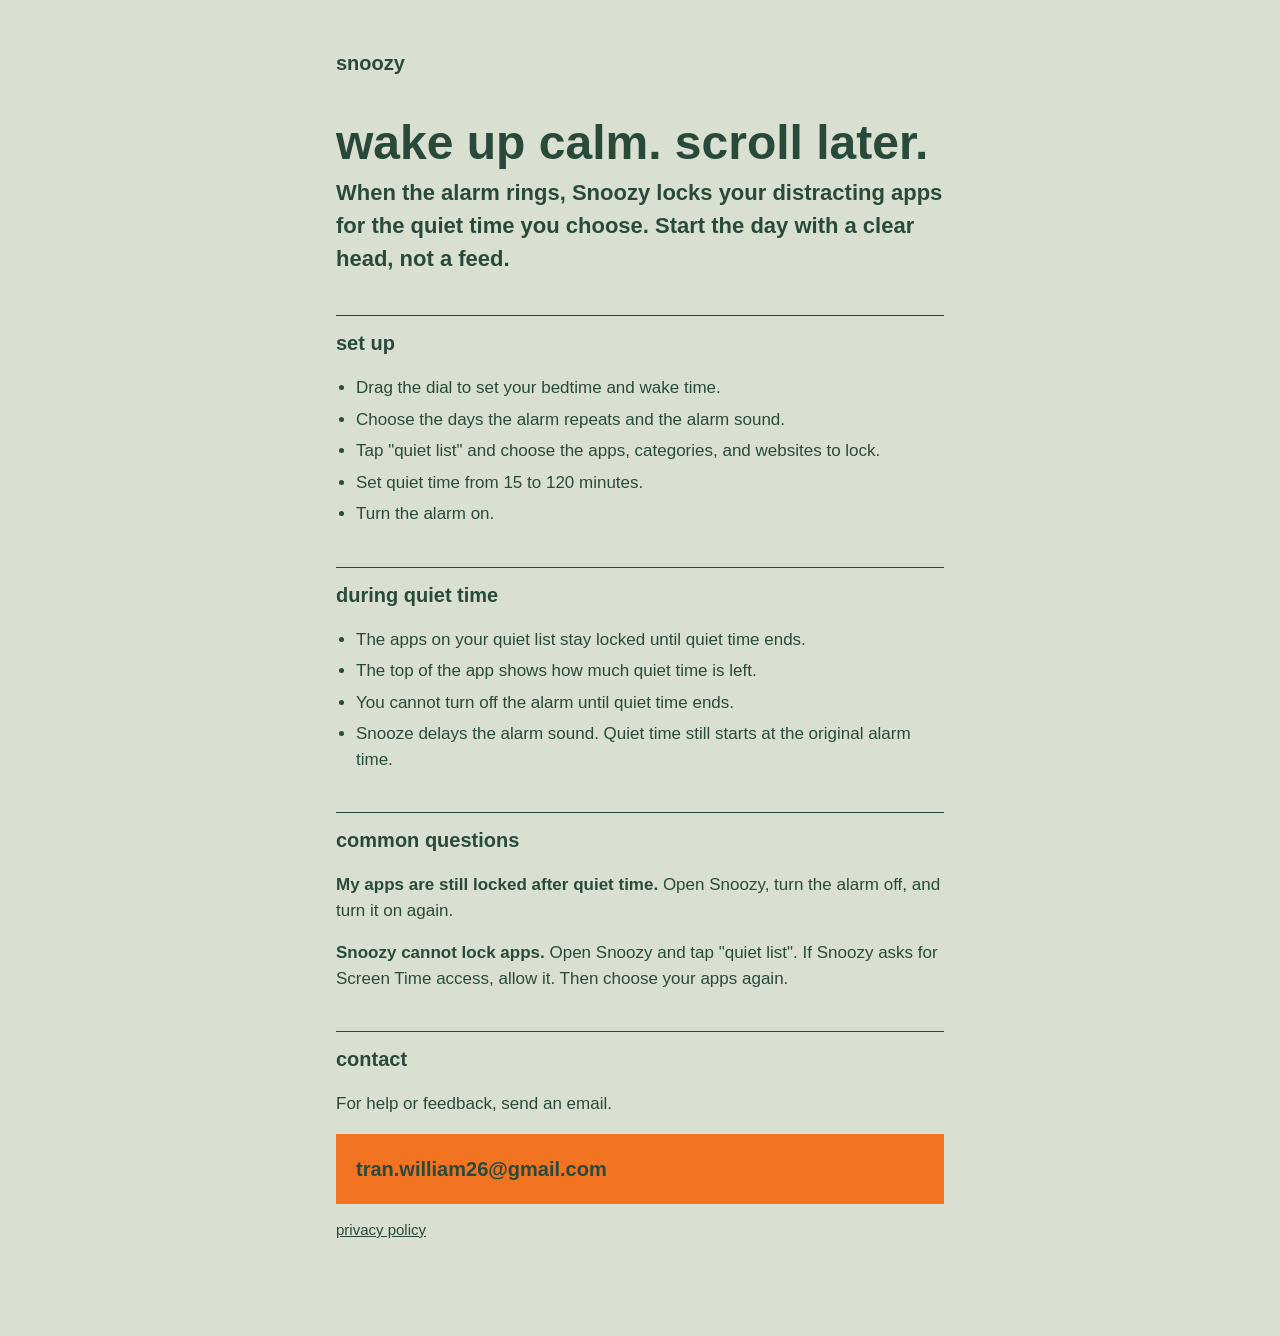
<file: index.html>
<!doctype html>
<html lang="en">
<head>
  <meta charset="utf-8">
  <meta name="viewport" content="width=device-width, initial-scale=1">
  <title>Snoozy Support</title>
  <link rel="stylesheet" href="style.css">
</head>
<body>
  <main>
    <span class="wordmark">snoozy</span>
    <h1>wake up calm. scroll later.</h1>
    <p class="lede">When the alarm rings, Snoozy locks your distracting apps for the quiet time you choose. Start the day with a clear head, not a feed.</p>

    <h2>set up</h2>
    <ul>
      <li>Drag the dial to set your bedtime and wake time.</li>
      <li>Choose the days the alarm repeats and the alarm sound.</li>
      <li>Tap "quiet list" and choose the apps, categories, and websites to lock.</li>
      <li>Set quiet time from 15 to 120 minutes.</li>
      <li>Turn the alarm on.</li>
    </ul>

    <h2>during quiet time</h2>
    <ul>
      <li>The apps on your quiet list stay locked until quiet time ends.</li>
      <li>The top of the app shows how much quiet time is left.</li>
      <li>You cannot turn off the alarm until quiet time ends.</li>
      <li>Snooze delays the alarm sound. Quiet time still starts at the original alarm time.</li>
    </ul>

    <h2>common questions</h2>
    <p><strong>My apps are still locked after quiet time.</strong> Open Snoozy, turn the alarm off, and turn it on again.</p>
    <p><strong>Snoozy cannot lock apps.</strong> Open Snoozy and tap "quiet list". If Snoozy asks for Screen Time access, allow it. Then choose your apps again.</p>

    <h2>contact</h2>
    <p>For help or feedback, send an email.</p>
    <a class="contact" href="mailto:tran.william26@gmail.com">tran.william26@gmail.com</a>

    <p class="meta"><a href="privacy.html">privacy policy</a></p>
  </main>
</body>
</html>
</file>
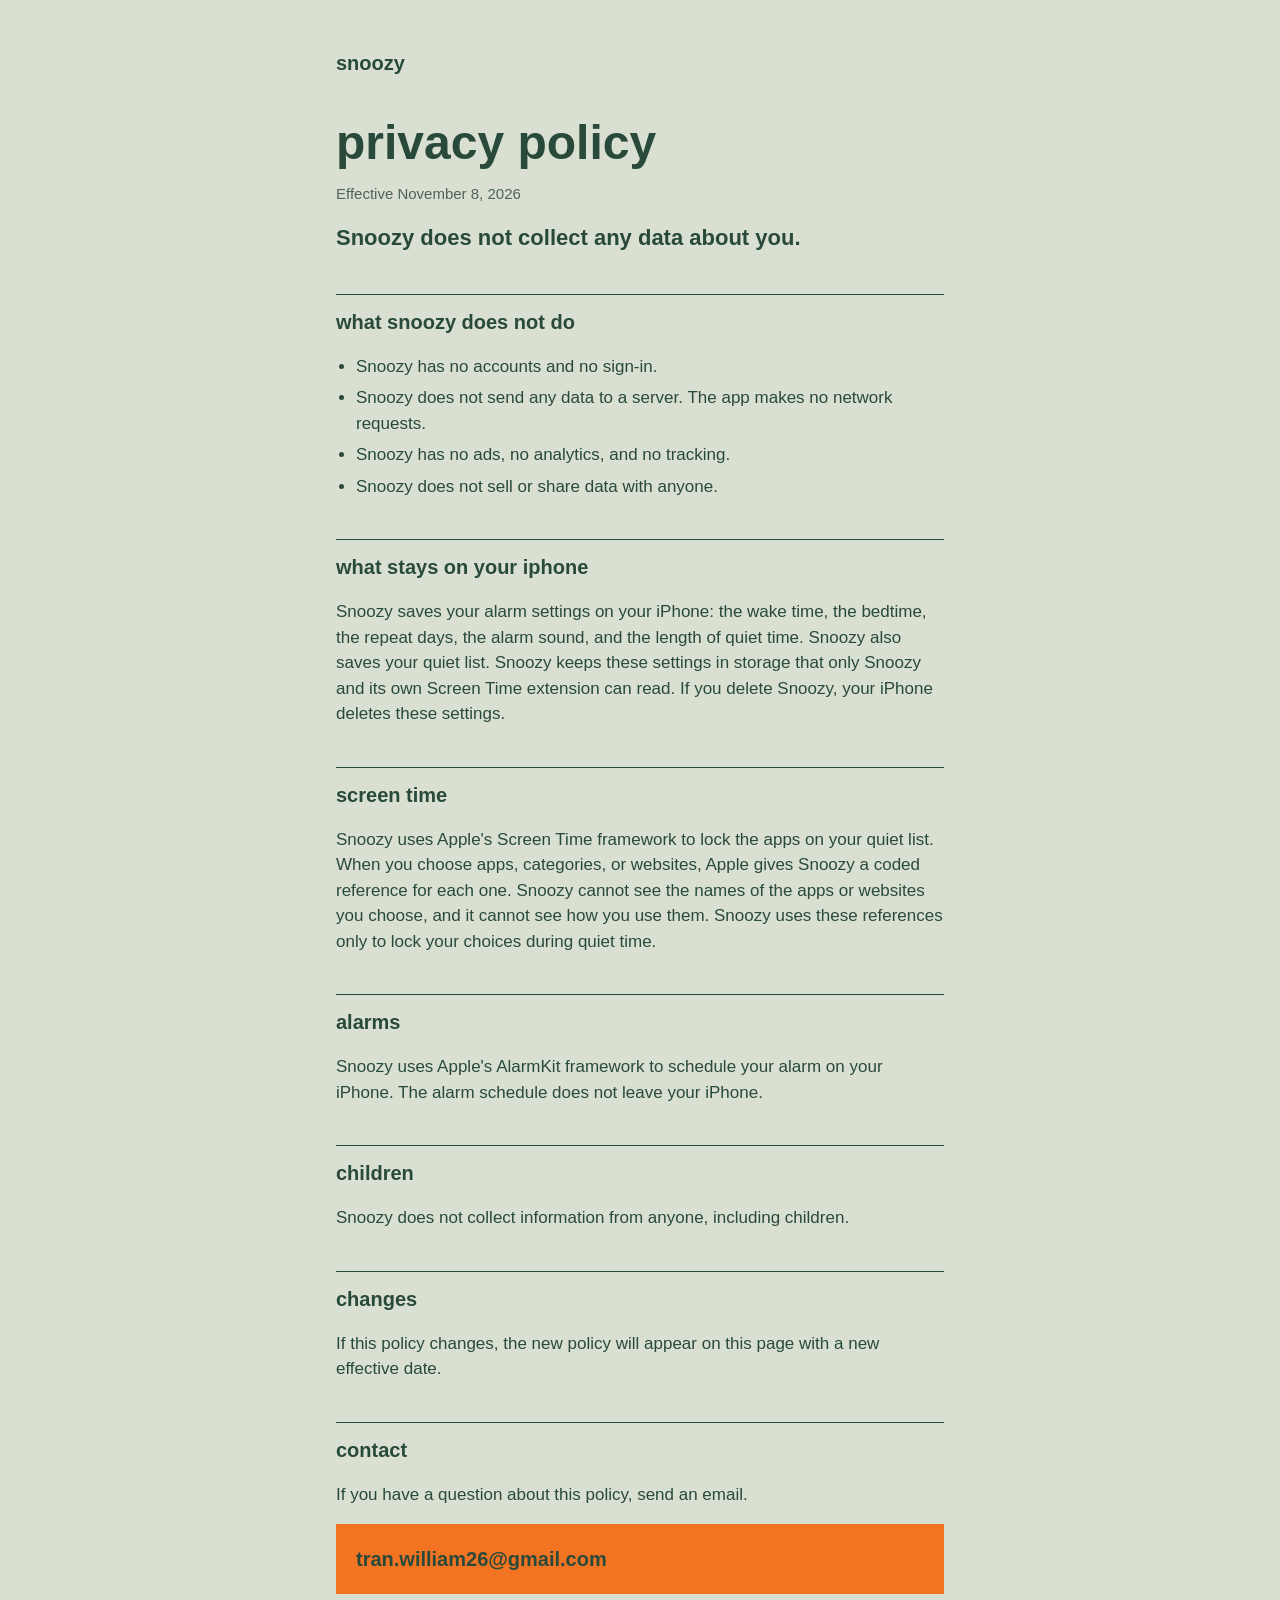
<file: privacy.html>
<!doctype html>
<html lang="en">
<head>
  <meta charset="utf-8">
  <meta name="viewport" content="width=device-width, initial-scale=1">
  <title>Snoozy Privacy Policy</title>
  <link rel="stylesheet" href="style.css">
</head>
<body>
  <main>
    <a class="wordmark" href="./">snoozy</a>
    <h1>privacy policy</h1>
    <p class="meta">Effective November 8, 2026</p>

    <p class="lede">Snoozy does not collect any data about you.</p>

    <h2>what snoozy does not do</h2>
    <ul>
      <li>Snoozy has no accounts and no sign-in.</li>
      <li>Snoozy does not send any data to a server. The app makes no network requests.</li>
      <li>Snoozy has no ads, no analytics, and no tracking.</li>
      <li>Snoozy does not sell or share data with anyone.</li>
    </ul>

    <h2>what stays on your iphone</h2>
    <p>Snoozy saves your alarm settings on your iPhone: the wake time, the bedtime, the repeat days, the alarm sound, and the length of quiet time. Snoozy also saves your quiet list. Snoozy keeps these settings in storage that only Snoozy and its own Screen Time extension can read. If you delete Snoozy, your iPhone deletes these settings.</p>

    <h2>screen time</h2>
    <p>Snoozy uses Apple's Screen Time framework to lock the apps on your quiet list. When you choose apps, categories, or websites, Apple gives Snoozy a coded reference for each one. Snoozy cannot see the names of the apps or websites you choose, and it cannot see how you use them. Snoozy uses these references only to lock your choices during quiet time.</p>

    <h2>alarms</h2>
    <p>Snoozy uses Apple's AlarmKit framework to schedule your alarm on your iPhone. The alarm schedule does not leave your iPhone.</p>

    <h2>children</h2>
    <p>Snoozy does not collect information from anyone, including children.</p>

    <h2>changes</h2>
    <p>If this policy changes, the new policy will appear on this page with a new effective date.</p>

    <h2>contact</h2>
    <p>If you have a question about this policy, send an email.</p>
    <a class="contact" href="mailto:tran.william26@gmail.com">tran.william26@gmail.com</a>
  </main>
</body>
</html>
</file>
<file: style.css>
:root {
  --paper: #d9e0d1;
  --ink: #294a3b;
  --faded-ink: #4f6359;
  --orange: #f27321;
}

* {
  box-sizing: border-box;
}

body {
  margin: 0;
  background: var(--paper);
  color: var(--ink);
  font-family: "Helvetica Neue", Helvetica, Arial, sans-serif;
  font-size: 17px;
  line-height: 1.5;
}

main {
  max-width: 640px;
  margin: 0 auto;
  padding: 48px 16px 80px;
}

.wordmark {
  font-weight: 700;
  font-size: 20px;
  text-decoration: none;
  color: var(--ink);
}

h1 {
  font-size: 48px;
  line-height: 1.05;
  margin: 40px 0 8px;
}

h2 {
  font-size: 20px;
  margin: 40px 0 8px;
  padding-top: 12px;
  border-top: 1px solid var(--ink);
}

.lede {
  font-size: 22px;
  font-weight: 700;
  margin: 0 0 24px;
}

.meta {
  color: var(--faded-ink);
  font-size: 15px;
}

a {
  color: var(--ink);
}

.contact {
  display: block;
  margin-top: 16px;
  padding: 20px;
  background: var(--orange);
  color: var(--ink);
  font-weight: 700;
  font-size: 20px;
  text-decoration: none;
}

ul {
  padding-left: 20px;
}

li {
  margin-bottom: 6px;
}
</file>
